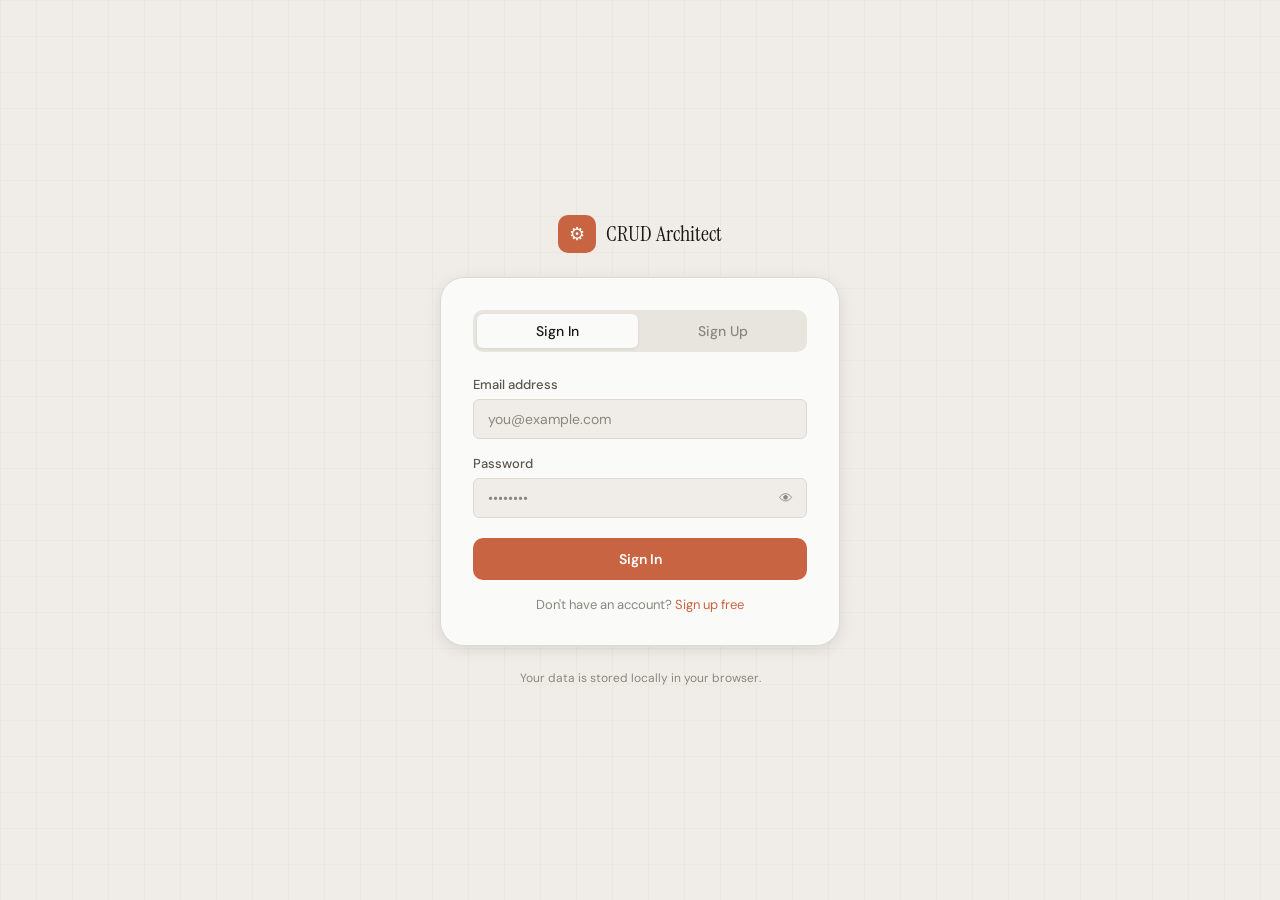
<file: static/index.html>
<!DOCTYPE html>
<html lang="en">
<head>
  <meta charset="UTF-8"/>
  <meta name="viewport" content="width=device-width, initial-scale=1.0"/>
  <title>CRUD Architect</title>
  <link rel="stylesheet" href="style.css"/>
  <link href="https://fonts.googleapis.com/css2?family=Instrument+Serif:ital@0;1&family=DM+Sans:wght@300;400;500;600&display=swap" rel="stylesheet"/>
</head>
<body class="app-body">

<!-- ═══════════════════════════════════════════════
     SIDEBAR
═══════════════════════════════════════════════ -->
<aside class="sidebar" id="sidebar">

  <!-- Top: logo + toggle -->
  <div class="sidebar-top">
    <div class="sidebar-brand">
      <span class="brand-icon">⚙</span>
      <span class="brand-name">CRUD Architect</span>
    </div>
    <button class="sidebar-toggle" onclick="toggleSidebar()" title="Close sidebar">
      <svg width="18" height="18" viewBox="0 0 24 24" fill="none" stroke="currentColor" stroke-width="2"><rect x="3" y="3" width="18" height="18" rx="2"/><path d="M9 3v18"/></svg>
    </button>
  </div>

  <!-- Primary actions -->
  <div class="sidebar-actions">
    <button class="sidebar-action primary" onclick="startNewChat()">
      <svg width="15" height="15" viewBox="0 0 24 24" fill="none" stroke="currentColor" stroke-width="2.5"><path d="M12 5v14M5 12h14"/></svg>
      New chat
    </button>
  </div>

  <!-- Nav links -->
  <nav class="sidebar-nav">
    <button class="nav-item" onclick="openSearch()">
      <svg width="15" height="15" viewBox="0 0 24 24" fill="none" stroke="currentColor" stroke-width="2"><circle cx="11" cy="11" r="8"/><path d="m21 21-4.35-4.35"/></svg>
      Search
    </button>
    <button class="nav-item" onclick="openCustomize()">
      <svg width="15" height="15" viewBox="0 0 24 24" fill="none" stroke="currentColor" stroke-width="2"><path d="M12 2a10 10 0 1 0 0 20 10 10 0 0 0 0-20z"/><path d="M12 8v4l3 3"/></svg>
      Customize
    </button>
  </nav>

  <div class="sidebar-divider"></div>

  <!-- Sections -->
  <div class="sidebar-section">
    <div class="section-header" onclick="toggleSection('chatsSection')">
      <svg width="14" height="14" viewBox="0 0 24 24" fill="none" stroke="currentColor" stroke-width="2"><path d="M21 15a2 2 0 0 1-2 2H7l-4 4V5a2 2 0 0 1 2-2h14a2 2 0 0 1 2 2z"/></svg>
      Chats
      <span class="section-chevron" id="chatsSectionChevron">▾</span>
    </div>
    <div class="section-body" id="chatsSection">
      <div id="chatsList" class="chats-list"></div>
    </div>
  </div>

  <div class="sidebar-section">
    <div class="section-header" onclick="toggleSection('projectsSection')">
      <svg width="14" height="14" viewBox="0 0 24 24" fill="none" stroke="currentColor" stroke-width="2"><path d="M22 19a2 2 0 0 1-2 2H4a2 2 0 0 1-2-2V5a2 2 0 0 1 2-2h5l2 3h9a2 2 0 0 1 2 2z"/></svg>
      Projects
      <span class="section-chevron" id="projectsSectionChevron">▾</span>
    </div>
    <div class="section-body" id="projectsSection">
      <button class="new-project-btn" onclick="createProject()">
        <svg width="12" height="12" viewBox="0 0 24 24" fill="none" stroke="currentColor" stroke-width="2.5"><path d="M12 5v14M5 12h14"/></svg>
        New project
      </button>
      <div id="projectsList" class="projects-list"></div>
    </div>
  </div>

  <div class="sidebar-section">
    <div class="section-header" onclick="toggleSection('artifactsSection')">
      <svg width="14" height="14" viewBox="0 0 24 24" fill="none" stroke="currentColor" stroke-width="2"><polygon points="12 2 15.09 8.26 22 9.27 17 14.14 18.18 21.02 12 17.77 5.82 21.02 7 14.14 2 9.27 8.91 8.26 12 2"/></svg>
      Artifacts
      <span class="section-chevron" id="artifactsSectionChevron">▾</span>
    </div>
    <div class="section-body" id="artifactsSection">
      <div id="artifactsList" class="chats-list"><p class="empty-note">Generated code appears here</p></div>
    </div>
  </div>

  <div class="sidebar-section">
    <div class="section-header" onclick="toggleSection('codeSection')">
      <svg width="14" height="14" viewBox="0 0 24 24" fill="none" stroke="currentColor" stroke-width="2"><polyline points="16 18 22 12 16 6"/><polyline points="8 6 2 12 8 18"/></svg>
      Code
      <span class="section-chevron" id="codeSectionChevron">▾</span>
    </div>
    <div class="section-body" id="codeSection">
      <div id="codeList" class="chats-list"><p class="empty-note">Saved code snippets appear here</p></div>
    </div>
  </div>

  <!-- Bottom: user profile -->
  <div class="sidebar-user" id="sidebarUser">
    <div class="user-avatar" id="userAvatar">?</div>
    <div class="user-info">
      <div class="user-name" id="userName">Loading…</div>
      <div class="user-email" id="userEmail"></div>
    </div>
    <button class="user-menu-btn" onclick="toggleUserMenu()" title="Account options">
      <svg width="14" height="14" viewBox="0 0 24 24" fill="none" stroke="currentColor" stroke-width="2"><circle cx="12" cy="12" r="1"/><circle cx="19" cy="12" r="1"/><circle cx="5" cy="12" r="1"/></svg>
    </button>
  </div>

  <!-- User dropdown -->
  <div class="user-dropdown" id="userDropdown" style="display:none">
    <button onclick="openSettings()">⚙ Settings</button>
    <button onclick="Auth.signout()">→ Sign out</button>
  </div>

</aside>

<!-- ═══════════════════════════════════════════════
     SIDEBAR COLLAPSED STRIP
═══════════════════════════════════════════════ -->
<div class="sidebar-collapsed" id="sidebarCollapsed" style="display:none">
  <button onclick="toggleSidebar()" title="Open sidebar">
    <svg width="18" height="18" viewBox="0 0 24 24" fill="none" stroke="currentColor" stroke-width="2"><rect x="3" y="3" width="18" height="18" rx="2"/><path d="M9 3v18"/></svg>
  </button>
  <button onclick="startNewChat()" title="New chat">
    <svg width="18" height="18" viewBox="0 0 24 24" fill="none" stroke="currentColor" stroke-width="2.5"><path d="M12 5v14M5 12h14"/></svg>
  </button>
</div>

<!-- ═══════════════════════════════════════════════
     MAIN AREA
═══════════════════════════════════════════════ -->
<main class="main" id="main">

  <!-- Welcome screen -->
  <div class="welcome-screen" id="welcomeScreen">
    <div class="welcome-inner">
      <div class="welcome-icon">⚙</div>
      <h1 class="welcome-title">What would you like to build?</h1>
      <p class="welcome-sub">Describe your app and I'll generate a complete CRUD structure — entities, REST APIs, database schema, and working FastAPI code.</p>

      <div class="welcome-chips">
        <button class="w-chip" onclick="setPromptAndSend('Create a todo app')">Todo App</button>
        <button class="w-chip" onclick="setPromptAndSend('Build a student management system')">Student System</button>
        <button class="w-chip" onclick="setPromptAndSend('Create a notes app with tagging')">Notes App</button>
        <button class="w-chip" onclick="setPromptAndSend('Build an e-commerce product catalog')">E-Commerce</button>
        <button class="w-chip" onclick="setPromptAndSend('Create a blog platform with comments')">Blog Platform</button>
        <button class="w-chip" onclick="setPromptAndSend('Build a library management system')">Library System</button>
      </div>
    </div>
  </div>

  <!-- Chat thread -->
  <div class="chat-thread" id="chatThread" style="display:none">
    <div class="chat-thread-header" id="chatThreadHeader">
      <div class="chat-title-wrap">
        <span class="chat-thread-title" id="chatThreadTitle">New Chat</span>
        <span class="chat-project-badge" id="chatProjectBadge" style="display:none"></span>
      </div>
      <div class="chat-header-actions">
        <button class="hdr-btn" onclick="saveToProject()" title="Save to project">
          <svg width="15" height="15" viewBox="0 0 24 24" fill="none" stroke="currentColor" stroke-width="2"><path d="M22 19a2 2 0 0 1-2 2H4a2 2 0 0 1-2-2V5a2 2 0 0 1 2-2h5l2 3h9a2 2 0 0 1 2 2z"/></svg>
        </button>
        <button class="hdr-btn" onclick="startNewChat()" title="New chat">
          <svg width="15" height="15" viewBox="0 0 24 24" fill="none" stroke="currentColor" stroke-width="2.5"><path d="M12 5v14M5 12h14"/></svg>
        </button>
      </div>
    </div>
    <div class="messages-area" id="messagesArea"></div>
  </div>

  <!-- Input area (always visible at bottom) -->
  <div class="input-area" id="inputArea">
    <div class="input-wrapper">
      <textarea
        id="promptInput"
        class="prompt-textarea"
        placeholder="Describe your app… e.g. 'Build an inventory management system'"
        rows="1"
        onkeydown="handleKey(event)"
        oninput="autoResize(this)"
      ></textarea>
      <button class="send-btn" id="sendBtn" onclick="sendMessage()" title="Send (Enter)">
        <svg width="16" height="16" viewBox="0 0 24 24" fill="none" stroke="currentColor" stroke-width="2.5"><path d="M22 2 11 13"/><path d="M22 2 15 22 11 13 2 9l20-7z"/></svg>
      </button>
    </div>
    <p class="input-hint">Press <kbd>Enter</kbd> to send · <kbd>Shift+Enter</kbd> for new line</p>
  </div>

</main>

<!-- ═══════════════════════════════════════════════
     MODALS
═══════════════════════════════════════════════ -->

<!-- Search Modal -->
<div class="modal-overlay" id="searchModal" style="display:none" onclick="closeModal('searchModal')">
  <div class="modal search-modal" onclick="event.stopPropagation()">
    <input type="text" id="searchInput" class="search-input" placeholder="Search chats and projects…" oninput="runSearch(this.value)" autofocus/>
    <div id="searchResults" class="search-results"></div>
  </div>
</div>

<!-- New Project Modal -->
<div class="modal-overlay" id="newProjectModal" style="display:none" onclick="closeModal('newProjectModal')">
  <div class="modal new-project-modal" onclick="event.stopPropagation()">
    <h3 class="modal-title">New Project</h3>
    <div class="field-group">
      <label class="field-label">Project name</label>
      <input type="text" id="projectNameInput" class="field-input" placeholder="e.g. Student Portal" onkeydown="if(event.key==='Enter') confirmCreateProject()"/>
    </div>
    <div class="field-group">
      <label class="field-label">Description <span class="field-hint">(optional)</span></label>
      <input type="text" id="projectDescInput" class="field-input" placeholder="What are you building?"/>
    </div>
    <div class="modal-actions">
      <button class="modal-cancel" onclick="closeModal('newProjectModal')">Cancel</button>
      <button class="modal-confirm" onclick="confirmCreateProject()">Create Project</button>
    </div>
  </div>
</div>

<!-- Save to Project Modal -->
<div class="modal-overlay" id="saveProjectModal" style="display:none" onclick="closeModal('saveProjectModal')">
  <div class="modal new-project-modal" onclick="event.stopPropagation()">
    <h3 class="modal-title">Save to Project</h3>
    <p class="modal-sub">Choose a project to add this chat to:</p>
    <div id="saveProjectList" class="save-project-list"></div>
    <div class="modal-actions">
      <button class="modal-cancel" onclick="closeModal('saveProjectModal')">Cancel</button>
      <button class="modal-confirm" onclick="createProject()">+ New Project</button>
    </div>
  </div>
</div>

<!-- Settings Modal -->
<div class="modal-overlay" id="settingsModal" style="display:none" onclick="closeModal('settingsModal')">
  <div class="modal settings-modal" onclick="event.stopPropagation()">
    <h3 class="modal-title">Settings</h3>
    <div class="field-group">
      <label class="field-label">Anthropic API Key <span class="field-hint">(for AI generation)</span></label>
      <input type="password" id="apiKeyInput" class="field-input" placeholder="sk-ant-…"/>
      <p class="field-desc">Your key is stored only in your browser and never sent anywhere except Anthropic's API.</p>
    </div>
    <div class="field-group">
      <label class="field-label">Display name</label>
      <input type="text" id="displayNameInput" class="field-input"/>
    </div>
    <div class="modal-actions">
      <button class="modal-cancel" onclick="closeModal('settingsModal')">Cancel</button>
      <button class="modal-confirm" onclick="saveSettings()">Save</button>
    </div>
  </div>
</div>

<!-- Customize Modal -->
<div class="modal-overlay" id="customizeModal" style="display:none" onclick="closeModal('customizeModal')">
  <div class="modal settings-modal" onclick="event.stopPropagation()">
    <h3 class="modal-title">Customize</h3>
    <div class="field-group">
      <label class="field-label">Theme</label>
      <div class="theme-btns">
        <button class="theme-btn active" id="themeLight" onclick="setTheme('light')">☀ Light</button>
        <button class="theme-btn" id="themeDark" onclick="setTheme('dark')">☾ Dark</button>
      </div>
    </div>
    <div class="field-group">
      <label class="field-label">Code language</label>
      <select id="codeLangSelect" class="field-input field-select">
        <option value="python">Python (FastAPI)</option>
        <option value="node">Node.js (Express)</option>
        <option value="go">Go (Gin)</option>
      </select>
    </div>
    <div class="modal-actions">
      <button class="modal-cancel" onclick="closeModal('customizeModal')">Cancel</button>
      <button class="modal-confirm" onclick="saveCustomize()">Save</button>
    </div>
  </div>
</div>

<!-- Toast notification -->
<div class="toast" id="toast"></div>

<script src="auth.js"></script>
<script src="app.js"></script>
<script src="chat.js"></script>
<script>
  // Boot — requires login
  const user = Auth.current();
  if (!user) { window.location.href = 'login.html'; }
  else        { App.init(user); }
</script>
</body>
</html>
</file>
<file: static/style.css>
/* ================================================================
   CRUD Architect — style.css
   Shared styles for login.html and index.html
   Design: warm cream / editorial — light & focused
================================================================ */

/* ── Variables ──────────────────────────────────────────────── */
:root {
  /* Palette — light (default) */
  --bg:         #F0EDE8;
  --bg2:        #E8E4DE;
  --surface:    #FAFAF8;
  --surface2:   #F2EFE9;
  --border:     #DDD9D2;
  --border2:    #C9C5BE;
  --text:       #1A1915;
  --text2:      #5A5750;
  --text3:      #8A877F;
  --accent:     #C96442;
  --accent-bg:  rgba(201,100,66,0.08);
  --accent2:    #7C6DFA;
  --green:      #3A7D5A;
  --red:        #C0392B;
  --yellow:     #B8860B;

  /* Sidebar */
  --sb-bg:      #EDE9E3;
  --sb-hover:   #E2DDD6;
  --sb-active:  #D8D2CA;
  --sb-border:  #D4D0C8;
  --sb-width:   240px;

  /* Fonts */
  --font-sans:  'DM Sans', sans-serif;
  --font-serif: 'Instrument Serif', serif;

  /* Radii */
  --r-sm:  6px;
  --r-md:  10px;
  --r-lg:  16px;
  --r-xl:  24px;

  /* Shadows */
  --shadow-sm: 0 1px 3px rgba(0,0,0,0.07);
  --shadow-md: 0 4px 16px rgba(0,0,0,0.09);
  --shadow-lg: 0 12px 40px rgba(0,0,0,0.13);
}

/* Dark theme */
body.dark {
  --bg:        #141410;
  --bg2:       #1C1C17;
  --surface:   #1E1E19;
  --surface2:  #252520;
  --border:    #2E2E28;
  --border2:   #3A3A33;
  --text:      #F0EDE8;
  --text2:     #A09D96;
  --text3:     #6A6760;
  --sb-bg:     #181815;
  --sb-hover:  #222219;
  --sb-active: #2A2A22;
  --sb-border: #2A2A25;
  --shadow-sm: 0 1px 3px rgba(0,0,0,0.3);
  --shadow-md: 0 4px 16px rgba(0,0,0,0.4);
  --shadow-lg: 0 12px 40px rgba(0,0,0,0.5);
}

/* ── Reset ──────────────────────────────────────────────────── */
*, *::before, *::after { box-sizing: border-box; margin: 0; padding: 0; }
html                   { font-size: 15px; }
body                   { font-family: var(--font-sans); color: var(--text); background: var(--bg); -webkit-font-smoothing: antialiased; }
button                 { cursor: pointer; font-family: inherit; border: none; background: none; }
input, textarea, select{ font-family: inherit; }
a                      { color: var(--accent); text-decoration: none; }
a:hover                { text-decoration: underline; }

/* ================================================================
   AUTH PAGES (login.html)
================================================================ */
.auth-body {
  min-height: 100vh;
  display: flex;
  align-items: center;
  justify-content: center;
  padding: 24px;
  background: var(--bg);
  position: relative;
  overflow: hidden;
}

.auth-bg {
  position: fixed; inset: 0; z-index: 0; pointer-events: none;
}
.auth-grid {
  width: 100%; height: 100%;
  background-image:
    linear-gradient(rgba(201,100,66,0.04) 1px, transparent 1px),
    linear-gradient(90deg, rgba(201,100,66,0.04) 1px, transparent 1px);
  background-size: 36px 36px;
}

.auth-container {
  position: relative; z-index: 1;
  width: 100%; max-width: 400px;
  display: flex; flex-direction: column; align-items: center; gap: 24px;
}

.auth-logo {
  display: flex; align-items: center; gap: 10px;
}
.auth-logo-icon {
  width: 38px; height: 38px;
  background: var(--accent);
  color: #fff;
  border-radius: var(--r-md);
  display: flex; align-items: center; justify-content: center;
  font-size: 18px;
}
.auth-logo-text {
  font-family: var(--font-serif);
  font-size: 22px;
  color: var(--text);
}

.auth-card {
  width: 100%;
  background: var(--surface);
  border: 1px solid var(--border);
  border-radius: var(--r-xl);
  padding: 32px;
  box-shadow: var(--shadow-md);
  animation: fadeUp 0.4s ease both;
}

.auth-tabs {
  display: flex; gap: 4px;
  background: var(--bg2);
  border-radius: var(--r-md);
  padding: 4px;
  margin-bottom: 24px;
}
.auth-tab {
  flex: 1;
  padding: 8px;
  border-radius: var(--r-sm);
  font-size: 14px;
  font-weight: 500;
  color: var(--text3);
  transition: all 0.2s;
}
.auth-tab.active {
  background: var(--surface);
  color: var(--text);
  box-shadow: var(--shadow-sm);
}

.auth-error {
  background: rgba(192,57,43,0.1);
  border: 1px solid rgba(192,57,43,0.25);
  color: var(--red);
  font-size: 13px;
  padding: 10px 14px;
  border-radius: var(--r-sm);
  margin-bottom: 16px;
  display: none;
}
.auth-error:not(:empty) { display: block; }

.auth-form { display: flex; flex-direction: column; gap: 16px; }

.field-group { display: flex; flex-direction: column; gap: 6px; }
.field-label {
  font-size: 13px; font-weight: 500; color: var(--text2);
}
.field-hint  { font-weight: 400; color: var(--text3); font-size: 12px; }
.field-desc  { font-size: 12px; color: var(--text3); margin-top: 6px; line-height: 1.5; }
.field-input-wrap { position: relative; }
.field-input {
  width: 100%;
  background: var(--bg);
  border: 1px solid var(--border);
  border-radius: var(--r-sm);
  padding: 10px 14px;
  font-size: 14px;
  color: var(--text);
  transition: border-color 0.2s, box-shadow 0.2s;
  outline: none;
}
.field-input:focus {
  border-color: var(--accent);
  box-shadow: 0 0 0 3px var(--accent-bg);
}
.field-input::placeholder { color: var(--text3); }
.field-select { padding-right: 32px; }
.field-eye {
  position: absolute; right: 10px; top: 50%; transform: translateY(-50%);
  font-size: 14px; color: var(--text3);
  background: none; border: none;
  padding: 4px;
}

.auth-btn {
  width: 100%;
  background: var(--accent);
  color: #fff;
  font-size: 14px;
  font-weight: 600;
  padding: 12px;
  border-radius: var(--r-md);
  transition: opacity 0.2s, transform 0.15s;
  margin-top: 4px;
}
.auth-btn:hover   { opacity: 0.9; transform: translateY(-1px); }
.auth-btn:active  { transform: translateY(0); }
.auth-btn:disabled{ opacity: 0.5; cursor: not-allowed; transform: none; }
.btn-loader { animation: spin 0.8s linear infinite; display: inline-block; }

.auth-hint  { font-size: 13px; color: var(--text3); text-align: center; }
.auth-footer{ font-size: 12px; color: var(--text3); text-align: center; }

/* ================================================================
   APP LAYOUT (index.html)
================================================================ */
.app-body {
  display: flex;
  height: 100vh;
  overflow: hidden;
  background: var(--bg);
}

/* ── Sidebar ────────────────────────────────────────────────── */
.sidebar {
  width: var(--sb-width);
  min-width: var(--sb-width);
  height: 100vh;
  background: var(--sb-bg);
  border-right: 1px solid var(--sb-border);
  display: flex;
  flex-direction: column;
  overflow: hidden;
  transition: width 0.25s ease, min-width 0.25s ease;
  position: relative;
  z-index: 10;
}

.sidebar.collapsed {
  width: 0;
  min-width: 0;
  border-right: none;
}

.sidebar-top {
  display: flex;
  align-items: center;
  justify-content: space-between;
  padding: 16px 14px 10px;
  flex-shrink: 0;
}

.sidebar-brand {
  display: flex; align-items: center; gap: 9px;
}
.brand-icon {
  width: 28px; height: 28px;
  background: var(--accent);
  color: #fff;
  border-radius: var(--r-sm);
  display: flex; align-items: center; justify-content: center;
  font-size: 14px;
  flex-shrink: 0;
}
.brand-name {
  font-family: var(--font-serif);
  font-size: 16px;
  color: var(--text);
  white-space: nowrap;
}

.sidebar-toggle {
  color: var(--text3);
  padding: 5px;
  border-radius: var(--r-sm);
  transition: background 0.15s;
  flex-shrink: 0;
}
.sidebar-toggle:hover { background: var(--sb-hover); }

/* Collapsed strip */
.sidebar-collapsed {
  width: 50px;
  height: 100vh;
  background: var(--sb-bg);
  border-right: 1px solid var(--sb-border);
  display: flex;
  flex-direction: column;
  align-items: center;
  padding: 14px 0;
  gap: 8px;
  flex-shrink: 0;
}
.sidebar-collapsed button {
  color: var(--text3);
  padding: 8px;
  border-radius: var(--r-sm);
  transition: background 0.15s;
}
.sidebar-collapsed button:hover { background: var(--sb-hover); }

/* Actions */
.sidebar-actions {
  padding: 4px 10px 8px;
  flex-shrink: 0;
}
.sidebar-action {
  display: flex; align-items: center; gap: 9px;
  width: 100%;
  padding: 9px 12px;
  border-radius: var(--r-md);
  font-size: 14px; font-weight: 500;
  color: var(--text);
  transition: background 0.15s;
  white-space: nowrap;
}
.sidebar-action:hover { background: var(--sb-hover); }
.sidebar-action.primary:hover { background: var(--accent-bg); color: var(--accent); }

/* Nav */
.sidebar-nav {
  padding: 0 10px 4px;
  flex-shrink: 0;
}
.nav-item {
  display: flex; align-items: center; gap: 9px;
  width: 100%;
  padding: 8px 12px;
  border-radius: var(--r-md);
  font-size: 14px;
  color: var(--text2);
  transition: background 0.15s, color 0.15s;
  white-space: nowrap;
}
.nav-item:hover { background: var(--sb-hover); color: var(--text); }

.sidebar-divider {
  height: 1px;
  background: var(--sb-border);
  margin: 6px 14px;
  flex-shrink: 0;
}

/* Sections */
.sidebar-section {
  padding: 2px 10px;
}
.section-header {
  display: flex; align-items: center; gap: 8px;
  padding: 7px 10px;
  border-radius: var(--r-sm);
  font-size: 13px; font-weight: 500;
  color: var(--text2);
  cursor: pointer;
  user-select: none;
  transition: background 0.15s;
  white-space: nowrap;
}
.section-header:hover { background: var(--sb-hover); }
.section-chevron { margin-left: auto; font-size: 11px; transition: transform 0.2s; }
.section-chevron.closed { transform: rotate(-90deg); }

.section-body {
  overflow: hidden;
  max-height: 400px;
  transition: max-height 0.25s ease;
  padding-bottom: 4px;
}
.section-body.closed { max-height: 0; }

/* Chats / projects in sidebar */
.chats-list, .projects-list { display: flex; flex-direction: column; gap: 1px; padding: 0 0 4px; }

.chat-item {
  display: flex; align-items: center; gap: 8px;
  padding: 7px 12px;
  border-radius: var(--r-sm);
  font-size: 13px;
  color: var(--text2);
  cursor: pointer;
  transition: background 0.15s;
  overflow: hidden;
}
.chat-item:hover { background: var(--sb-hover); color: var(--text); }
.chat-item.active { background: var(--sb-active); color: var(--text); }
.chat-item-title {
  flex: 1; overflow: hidden; text-overflow: ellipsis; white-space: nowrap;
}
.chat-item-del {
  opacity: 0; font-size: 12px; color: var(--text3);
  padding: 2px 4px; border-radius: 4px;
  transition: opacity 0.15s;
  flex-shrink: 0;
}
.chat-item:hover .chat-item-del { opacity: 1; }
.chat-item-del:hover { background: rgba(192,57,43,0.12); color: var(--red); }

.project-item {
  border-radius: var(--r-sm);
  overflow: hidden;
}
.project-row {
  display: flex; align-items: center; gap: 8px;
  padding: 7px 12px;
  font-size: 13px; font-weight: 500;
  color: var(--text2);
  cursor: pointer;
  transition: background 0.15s;
}
.project-row:hover { background: var(--sb-hover); color: var(--text); }
.project-row.active { background: var(--sb-active); color: var(--text); }
.project-caret { margin-left: auto; font-size: 10px; transition: transform 0.2s; }
.project-caret.open { transform: rotate(90deg); }

.project-chats { padding-left: 8px; }

.new-project-btn {
  display: flex; align-items: center; gap: 7px;
  width: 100%;
  padding: 6px 12px;
  font-size: 12px;
  color: var(--text3);
  border-radius: var(--r-sm);
  transition: background 0.15s, color 0.15s;
  margin-bottom: 4px;
}
.new-project-btn:hover { background: var(--sb-hover); color: var(--accent); }

.empty-note { font-size: 12px; color: var(--text3); padding: 4px 12px; }

/* User area */
.sidebar-user {
  display: flex; align-items: center; gap: 10px;
  padding: 12px 14px;
  border-top: 1px solid var(--sb-border);
  margin-top: auto;
  flex-shrink: 0;
  cursor: default;
}
.user-avatar {
  width: 30px; height: 30px;
  border-radius: 50%;
  background: var(--accent);
  color: #fff;
  font-size: 13px; font-weight: 600;
  display: flex; align-items: center; justify-content: center;
  flex-shrink: 0;
}
.user-info { flex: 1; overflow: hidden; }
.user-name  { font-size: 13px; font-weight: 500; white-space: nowrap; overflow: hidden; text-overflow: ellipsis; }
.user-email { font-size: 11px; color: var(--text3); white-space: nowrap; overflow: hidden; text-overflow: ellipsis; }
.user-menu-btn {
  color: var(--text3); padding: 4px; border-radius: var(--r-sm);
  transition: background 0.15s;
  flex-shrink: 0;
}
.user-menu-btn:hover { background: var(--sb-hover); }

.user-dropdown {
  position: absolute; bottom: 60px; left: 10px; right: 10px;
  background: var(--surface);
  border: 1px solid var(--border);
  border-radius: var(--r-md);
  box-shadow: var(--shadow-md);
  overflow: hidden;
  z-index: 100;
  animation: fadeUp 0.15s ease;
}
.user-dropdown button {
  display: block; width: 100%;
  padding: 11px 16px;
  font-size: 14px; text-align: left;
  color: var(--text);
  transition: background 0.15s;
}
.user-dropdown button:hover { background: var(--bg2); }

/* Scroll sidebar overflow */
.sidebar { overflow-y: auto; overflow-x: hidden; }
.sidebar::-webkit-scrollbar { width: 3px; }
.sidebar::-webkit-scrollbar-thumb { background: var(--border2); border-radius: 3px; }

/* ── Main area ──────────────────────────────────────────────── */
.main {
  flex: 1;
  display: flex;
  flex-direction: column;
  overflow: hidden;
  position: relative;
  background: var(--bg);
  min-width: 0;
}

/* Welcome screen */
.welcome-screen {
  flex: 1;
  display: flex;
  align-items: center;
  justify-content: center;
  padding: 40px 24px;
  overflow-y: auto;
}
.welcome-inner {
  max-width: 580px;
  width: 100%;
  text-align: center;
  animation: fadeUp 0.5s ease;
}
.welcome-icon {
  font-size: 40px; margin-bottom: 20px;
}
.welcome-title {
  font-family: var(--font-serif);
  font-size: clamp(24px, 4vw, 34px);
  color: var(--text);
  margin-bottom: 12px;
  line-height: 1.2;
}
.welcome-sub {
  font-size: 15px; color: var(--text2); line-height: 1.6; margin-bottom: 28px;
}
.welcome-chips {
  display: flex; flex-wrap: wrap; gap: 8px; justify-content: center;
}
.w-chip {
  background: var(--surface);
  border: 1px solid var(--border);
  color: var(--text2);
  font-size: 13px;
  padding: 7px 14px;
  border-radius: 20px;
  transition: all 0.2s;
}
.w-chip:hover { border-color: var(--accent); color: var(--accent); background: var(--accent-bg); }

/* Chat thread */
.chat-thread {
  flex: 1;
  display: flex;
  flex-direction: column;
  overflow: hidden;
}

.chat-thread-header {
  display: flex; align-items: center; justify-content: space-between;
  padding: 14px 20px 10px;
  border-bottom: 1px solid var(--border);
  background: var(--surface);
  flex-shrink: 0;
}
.chat-title-wrap { display: flex; align-items: center; gap: 10px; }
.chat-thread-title { font-size: 15px; font-weight: 600; color: var(--text); }
.chat-project-badge {
  background: var(--accent-bg); color: var(--accent);
  font-size: 11px; font-weight: 500;
  padding: 2px 8px; border-radius: 20px; border: 1px solid rgba(201,100,66,0.2);
}
.chat-header-actions { display: flex; gap: 6px; }
.hdr-btn {
  color: var(--text3); padding: 6px 8px; border-radius: var(--r-sm);
  transition: background 0.15s, color 0.15s;
}
.hdr-btn:hover { background: var(--bg2); color: var(--text); }

/* Messages area */
.messages-area {
  flex: 1;
  overflow-y: auto;
  padding: 24px 0;
  display: flex;
  flex-direction: column;
  gap: 0;
}
.messages-area::-webkit-scrollbar { width: 5px; }
.messages-area::-webkit-scrollbar-thumb { background: var(--border2); border-radius: 5px; }

/* Message bubbles */
.msg {
  display: flex;
  padding: 12px 20px;
  gap: 14px;
  animation: msgIn 0.2s ease;
}
.msg:hover { background: rgba(0,0,0,0.015); }

.msg-avatar {
  width: 28px; height: 28px;
  border-radius: 50%;
  display: flex; align-items: center; justify-content: center;
  font-size: 13px;
  flex-shrink: 0;
  margin-top: 2px;
}
.msg.user .msg-avatar  { background: var(--accent); color: #fff; }
.msg.bot  .msg-avatar  { background: var(--surface2); color: var(--text); border: 1px solid var(--border); }

.msg-body { flex: 1; min-width: 0; }
.msg-sender { font-size: 12px; font-weight: 600; color: var(--text2); margin-bottom: 5px; }
.msg-content { font-size: 14px; color: var(--text); line-height: 1.65; }

/* Output cards inside messages */
.output-cards {
  display: grid;
  grid-template-columns: 1fr 1fr;
  gap: 12px;
  margin-top: 16px;
}
@media (max-width: 600px) { .output-cards { grid-template-columns: 1fr; } }

.out-card {
  background: var(--surface);
  border: 1px solid var(--border);
  border-radius: var(--r-md);
  padding: 14px;
  position: relative;
  transition: border-color 0.2s;
}
.out-card:hover { border-color: var(--border2); }
.out-card::before {
  content: ''; position: absolute; top: 0; left: 0; right: 0; height: 2px; border-radius: var(--r-md) var(--r-md) 0 0;
}
.out-card.entities::before   { background: linear-gradient(90deg, var(--accent), #E8936A); }
.out-card.apis::before       { background: linear-gradient(90deg, var(--accent2), #B8A8FC); }
.out-card.database::before   { background: linear-gradient(90deg, var(--green), #6AAD8E); }
.out-card.suggestions::before{ background: linear-gradient(90deg, var(--yellow), #E8C56A); }

.out-card-label {
  font-size: 10px; font-weight: 600; letter-spacing: 0.12em; text-transform: uppercase;
  color: var(--text3); margin-bottom: 10px;
  display: flex; align-items: center; gap: 7px;
}
.out-dot { width: 5px; height: 5px; border-radius: 50%; flex-shrink: 0; }
.entities .out-dot   { background: var(--accent); }
.apis .out-dot       { background: var(--accent2); }
.database .out-dot   { background: var(--green); }
.suggestions .out-dot{ background: var(--yellow); }

.entity-tag {
  display: inline-flex; align-items: center; gap: 5px;
  background: var(--accent-bg); border: 1px solid rgba(201,100,66,0.2);
  color: var(--accent); font-size: 12px;
  padding: 3px 10px; border-radius: var(--r-sm); margin: 2px;
}

.api-row {
  display: flex; align-items: center; gap: 8px; margin-bottom: 6px; font-size: 12px;
  font-family: 'DM Mono', 'Courier New', monospace;
}
.method {
  font-size: 9px; font-weight: 700; padding: 2px 5px;
  border-radius: 4px; letter-spacing: 0.05em; flex-shrink: 0; min-width: 48px; text-align: center;
}
.GET    { background: rgba(58,125,90,0.1);  color: var(--green); }
.POST   { background: rgba(124,109,250,0.1);color: var(--accent2); }
.PUT    { background: rgba(184,134,11,0.1); color: var(--yellow); }
.DELETE { background: rgba(192,57,43,0.1);  color: var(--red); }
.PATCH  { background: rgba(201,100,66,0.1); color: var(--accent); }
.api-path { color: var(--text); }
.api-desc { color: var(--text3); font-size: 10px; margin-left: auto; }

.db-table  { font-size: 11px; font-weight: 700; color: var(--yellow); margin-bottom: 2px; font-family: 'DM Mono','Courier New',monospace; }
.db-fields { font-size: 10px; color: var(--green); line-height: 1.7; font-family: 'DM Mono','Courier New',monospace; margin-bottom: 8px; }

.sug-item { display: flex; gap: 8px; margin-bottom: 7px; font-size: 13px; line-height: 1.5; color: var(--text); }
.sug-arrow{ color: var(--accent); flex-shrink: 0; }

/* Code block */
.code-block-wrap {
  margin-top: 16px;
  background: var(--surface);
  border: 1px solid var(--border);
  border-radius: var(--r-md);
  overflow: hidden;
  grid-column: span 2;
}
.code-block-header {
  display: flex; align-items: center; justify-content: space-between;
  padding: 10px 16px;
  background: var(--surface2);
  border-bottom: 1px solid var(--border);
}
.code-dots { display: flex; gap: 6px; }
.code-dot  { width: 10px; height: 10px; border-radius: 50%; }
.code-dot:nth-child(1){background:#ff5f57}.code-dot:nth-child(2){background:#febc2e}.code-dot:nth-child(3){background:#28c840}
.code-lang-label { font-size: 11px; color: var(--text3); font-weight: 500; }
.code-copy {
  font-size: 11px; color: var(--text3); padding: 3px 9px;
  border: 1px solid var(--border); border-radius: var(--r-sm);
  transition: all 0.15s;
}
.code-copy:hover { border-color: var(--accent); color: var(--accent); }

pre.code-content {
  padding: 16px;
  overflow-x: auto;
  font-family: 'DM Mono', 'Courier New', monospace;
  font-size: 12px;
  line-height: 1.8;
  color: var(--text);
  background: #0D0D0B;
  color: #E8E4DC;
  tab-size: 4;
  white-space: pre;
}

/* Syntax */
.kw  { color: #FA7C6D; }
.dec { color: #FAC864; }
.str { color: #78D0A0; }
.cm  { color: #6A6A5A; font-style: italic; }
.num { color: #FAA06D; }

/* Typing indicator */
.typing-indicator {
  display: flex; align-items: center; gap: 5px; padding: 4px 0;
}
.typing-dot {
  width: 6px; height: 6px; border-radius: 50%;
  background: var(--text3);
  animation: typingBounce 1s ease-in-out infinite;
}
.typing-dot:nth-child(2){ animation-delay: 0.15s; }
.typing-dot:nth-child(3){ animation-delay: 0.3s; }

/* Stats strip */
.stats-strip {
  display: flex; gap: 8px; flex-wrap: wrap; margin-bottom: 12px;
}
.stat-pill {
  background: var(--bg2); border: 1px solid var(--border);
  border-radius: var(--r-sm); padding: 4px 10px;
  font-size: 11px; color: var(--text3);
}
.stat-pill b { color: var(--text); }

/* Input area */
.input-area {
  padding: 12px 20px 16px;
  background: var(--bg);
  border-top: 1px solid var(--border);
  flex-shrink: 0;
}
.input-wrapper {
  display: flex; align-items: flex-end; gap: 10px;
  background: var(--surface);
  border: 1px solid var(--border);
  border-radius: var(--r-xl);
  padding: 10px 14px;
  transition: border-color 0.2s, box-shadow 0.2s;
}
.input-wrapper:focus-within {
  border-color: var(--accent);
  box-shadow: 0 0 0 3px var(--accent-bg);
}
.prompt-textarea {
  flex: 1; background: transparent; border: none; outline: none;
  font-size: 14px; color: var(--text); resize: none;
  max-height: 200px; overflow-y: auto; line-height: 1.5;
}
.prompt-textarea::placeholder { color: var(--text3); }
.send-btn {
  width: 34px; height: 34px; flex-shrink: 0;
  background: var(--accent); color: #fff;
  border-radius: 50%; display: flex; align-items: center; justify-content: center;
  transition: opacity 0.2s, transform 0.15s;
}
.send-btn:hover  { opacity: 0.88; transform: scale(1.05); }
.send-btn:active { transform: scale(0.97); }
.send-btn:disabled { opacity: 0.4; cursor: not-allowed; transform: none; }

.input-hint { font-size: 11px; color: var(--text3); margin-top: 6px; padding-left: 4px; }
.input-hint kbd {
  background: var(--bg2); border: 1px solid var(--border);
  border-radius: 3px; padding: 1px 5px; font-size: 10px;
}

/* ── Modals ─────────────────────────────────────────────────── */
.modal-overlay {
  position: fixed; inset: 0; z-index: 200;
  background: rgba(0,0,0,0.35);
  display: flex; align-items: center; justify-content: center;
  padding: 24px;
  animation: fadeIn 0.15s ease;
  backdrop-filter: blur(2px);
}
.modal {
  background: var(--surface);
  border: 1px solid var(--border);
  border-radius: var(--r-xl);
  padding: 28px;
  box-shadow: var(--shadow-lg);
  animation: fadeUp 0.2s ease;
  max-height: 90vh;
  overflow-y: auto;
}
.search-modal     { width: 100%; max-width: 520px; padding: 12px; }
.new-project-modal{ width: 100%; max-width: 420px; }
.settings-modal   { width: 100%; max-width: 440px; }

.modal-title { font-family: var(--font-serif); font-size: 20px; margin-bottom: 6px; }
.modal-sub   { font-size: 13px; color: var(--text2); margin-bottom: 16px; }
.modal-actions { display: flex; gap: 10px; justify-content: flex-end; margin-top: 20px; }
.modal-cancel  {
  padding: 9px 18px; border-radius: var(--r-md);
  font-size: 14px; color: var(--text2);
  border: 1px solid var(--border);
  transition: background 0.15s;
}
.modal-cancel:hover { background: var(--bg2); }
.modal-confirm {
  padding: 9px 18px; border-radius: var(--r-md);
  font-size: 14px; font-weight: 600;
  background: var(--accent); color: #fff;
  transition: opacity 0.15s;
}
.modal-confirm:hover { opacity: 0.88; }

.search-input {
  width: 100%; background: var(--bg);
  border: 1px solid var(--border); border-radius: var(--r-md);
  padding: 12px 16px; font-size: 15px; color: var(--text); outline: none;
  transition: border-color 0.2s;
}
.search-input:focus { border-color: var(--accent); }
.search-input::placeholder { color: var(--text3); }

.search-results { margin-top: 8px; max-height: 340px; overflow-y: auto; }
.search-result-item {
  padding: 10px 12px; border-radius: var(--r-sm);
  cursor: pointer; transition: background 0.15s;
}
.search-result-item:hover { background: var(--bg2); }
.search-result-title { font-size: 14px; font-weight: 500; color: var(--text); }
.search-result-meta  { font-size: 12px; color: var(--text3); margin-top: 2px; }
.search-empty { padding: 20px; text-align: center; font-size: 14px; color: var(--text3); }

.save-project-list { display: flex; flex-direction: column; gap: 6px; max-height: 240px; overflow-y: auto; }
.save-project-item {
  display: flex; align-items: center; gap: 10px;
  padding: 10px 14px; border-radius: var(--r-md);
  border: 1px solid var(--border); cursor: pointer;
  transition: border-color 0.15s, background 0.15s;
}
.save-project-item:hover { border-color: var(--accent); background: var(--accent-bg); }

.theme-btns { display: flex; gap: 8px; }
.theme-btn {
  flex: 1; padding: 10px;
  border: 1px solid var(--border); border-radius: var(--r-md);
  font-size: 13px; color: var(--text2);
  transition: all 0.15s;
}
.theme-btn.active { border-color: var(--accent); background: var(--accent-bg); color: var(--accent); }

/* Toast */
.toast {
  position: fixed; bottom: 80px; left: 50%; transform: translateX(-50%);
  background: var(--text); color: var(--bg);
  font-size: 13px; padding: 10px 18px; border-radius: 20px;
  box-shadow: var(--shadow-md); z-index: 500;
  opacity: 0; transition: opacity 0.3s;
  pointer-events: none; white-space: nowrap;
}
.toast.show { opacity: 1; }

/* ── Animations ─────────────────────────────────────────────── */
@keyframes fadeUp  { from{opacity:0;transform:translateY(12px)} to{opacity:1;transform:translateY(0)} }
@keyframes fadeIn  { from{opacity:0} to{opacity:1} }
@keyframes msgIn   { from{opacity:0;transform:translateY(6px)} to{opacity:1;transform:translateY(0)} }
@keyframes spin    { to{transform:rotate(360deg)} }
@keyframes typingBounce { 0%,60%,100%{transform:translateY(0)} 30%{transform:translateY(-5px)} }

/* ── Responsive ─────────────────────────────────────────────── */
@media (max-width: 640px) {
  .sidebar { position: absolute; z-index: 50; height: 100%; }
  .output-cards { grid-template-columns: 1fr; }
  .code-block-wrap { grid-column: span 1; }
}
</file>
